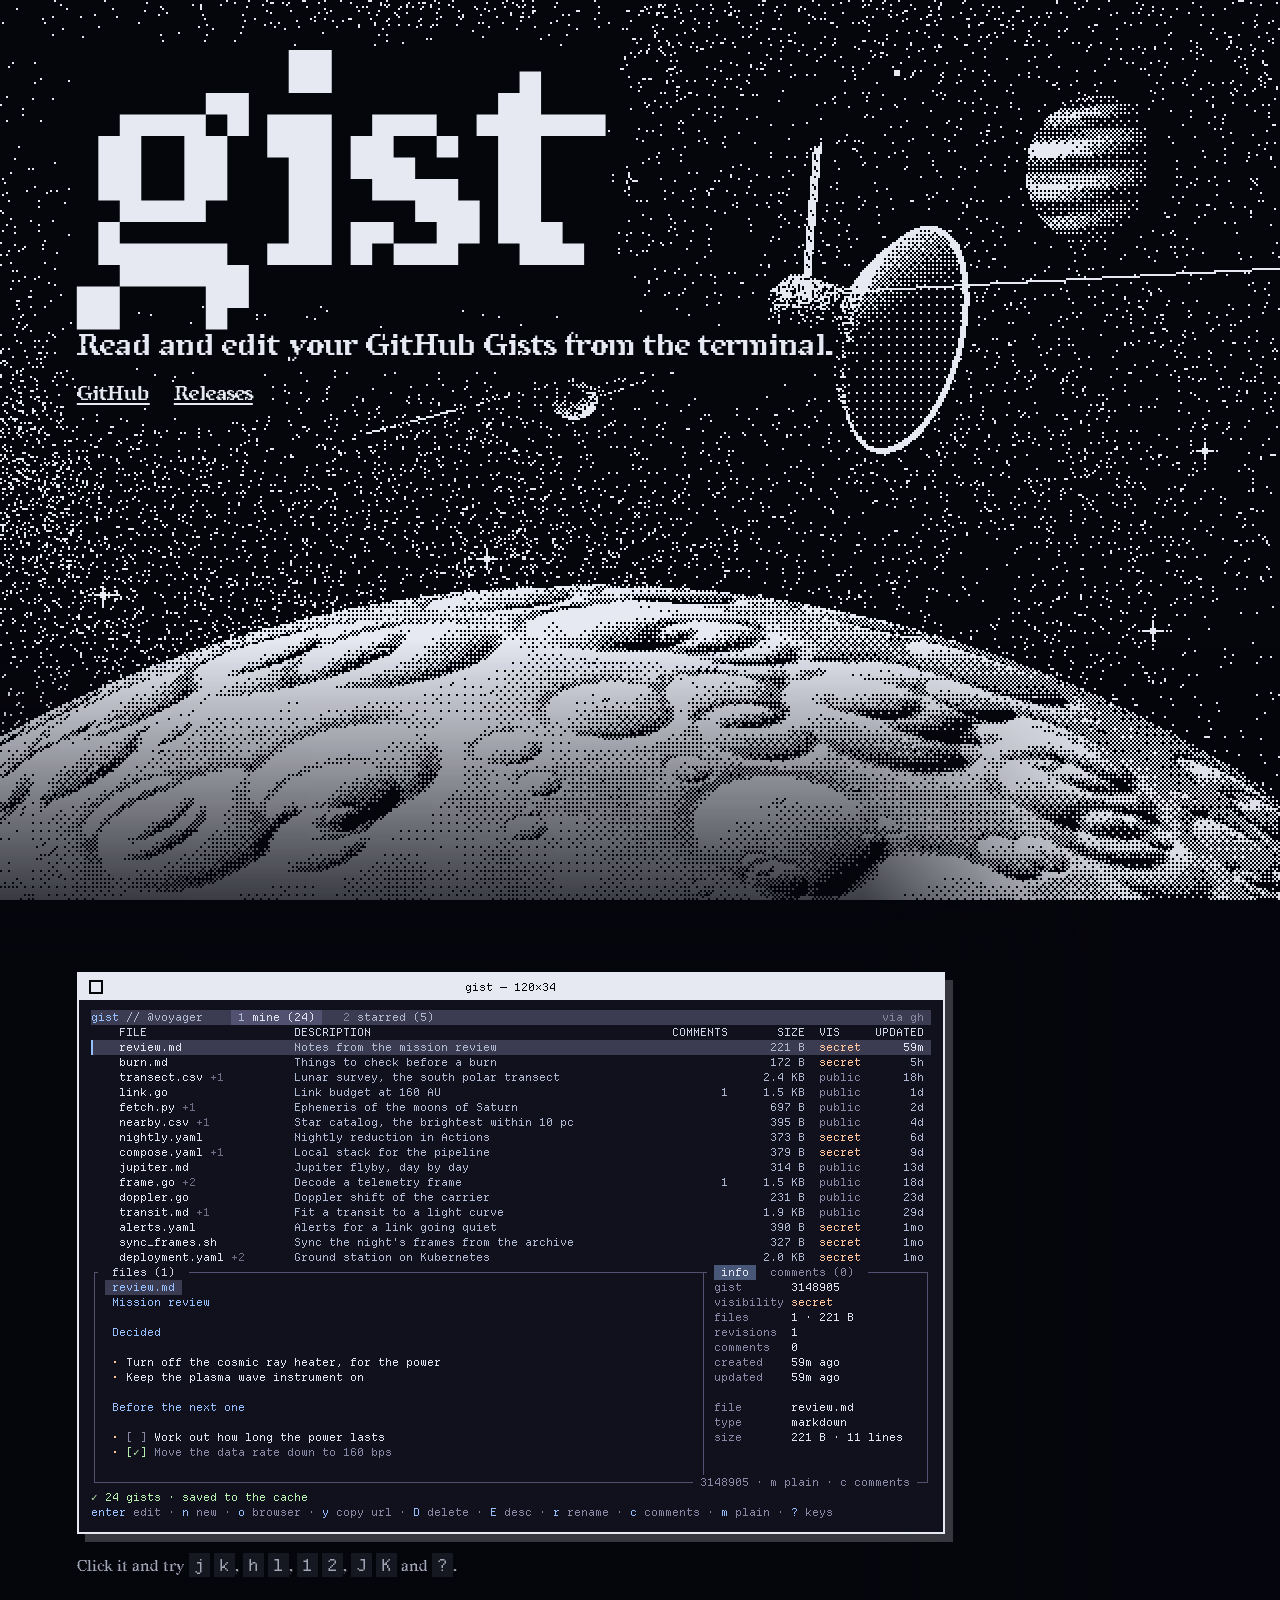
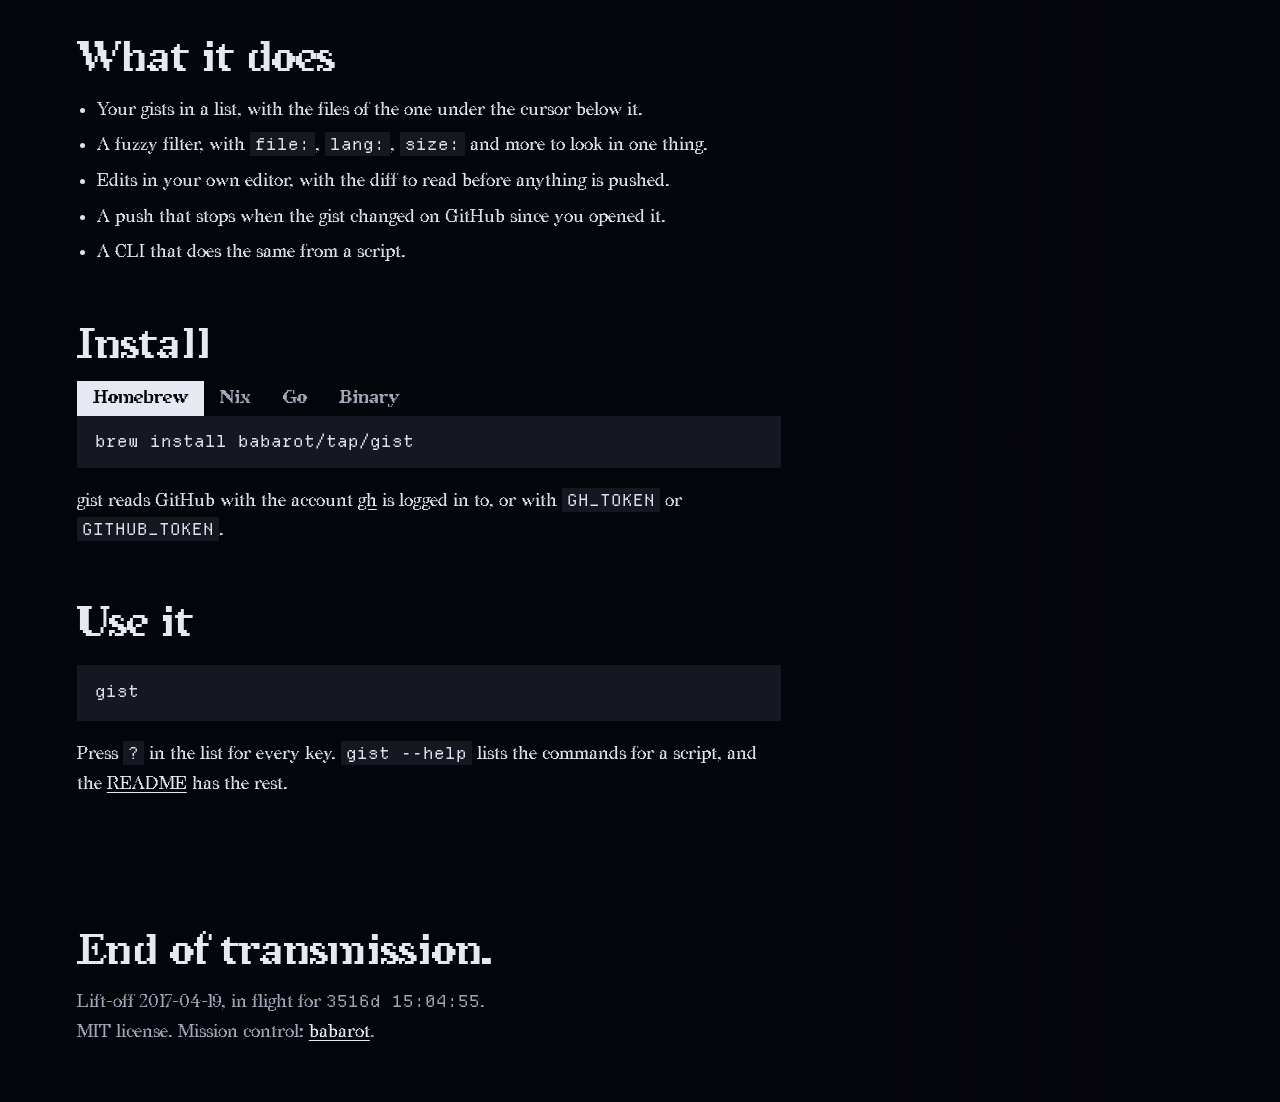
<file: docs/index.html>
<!DOCTYPE html>
<html lang="en">
  <head>
    <meta charset="utf-8">
    <meta name="viewport" content="width=device-width,initial-scale=1">
    <meta name="description" content="Read and edit your GitHub Gists from the terminal.">
    <meta property="og:type" content="website">
    <meta property="og:url" content="https://babarot.me/gist/">
    <meta property="og:title" content="gist">
    <meta property="og:description" content="Read and edit your GitHub Gists from the terminal.">
    <meta property="og:image" content="https://babarot.me/gist/ogimage/dark.png">
    <meta property="og:image:width" content="1200">
    <meta property="og:image:height" content="630">
    <meta property="og:image:alt" content="gist, in large pixel letters, over a dithered moon and a space probe, with the words: Read and edit your GitHub Gists from the terminal.">
    <meta name="twitter:card" content="summary_large_image">
    <link rel="icon" href="favicon/moon/favicon.ico" sizes="48x48">
    <link rel="icon" href="favicon/moon/favicon.svg" type="image/svg+xml">
    <link rel="apple-touch-icon" href="favicon/moon/apple-touch-icon.png">
    <link href="./project.css" rel="stylesheet">
    <title>gist</title>
  </head>
  <body>
    <canvas id="field" aria-hidden="true"></canvas>
    <header>
      <h1>gist</h1>
      <p>Read and edit your GitHub Gists from the terminal.</p>
      <nav>
        <a href="https://github.com/babarot/gist">GitHub</a>
        <a href="https://github.com/babarot/gist/releases">Releases</a>
      </nav>
    </header>

    <main>
      <img class="demo" src="demo.gif" alt="gist with made-up gists: looking through them, filtering them, and editing one">
      <div class="term">
        <div class="window">
          <div class="titlebar" aria-hidden="true">
            <i></i>
            <span>gist &#8212; 120&#215;34</span>
          </div>
          <canvas id="terminal" tabindex="0" role="application" aria-label="gist with made-up gists. Use j, k, h, l, 1, 2 and the question mark."></canvas>
        </div>
        <p class="hint">Click it and try <code>j</code> <code>k</code>, <code>h</code> <code>l</code>, <code>1</code> <code>2</code>, <code>J</code> <code>K</code> and <code>?</code>. <span id="terminal-note" role="status"></span></p>
      </div>

      <section>
        <h2>What it does</h2>
        <ul>
          <li>Your gists in a list, with the files of the one under the cursor below it.</li>
          <li>A fuzzy filter, with <code>file:</code>, <code>lang:</code>, <code>size:</code> and more to look in one thing.</li>
          <li>Edits in your own editor, with the diff to read before anything is pushed.</li>
          <li>A push that stops when the gist changed on GitHub since you opened it.</li>
          <li>A CLI that does the same from a script.</li>
        </ul>
      </section>

      <section>
        <h2>Install</h2>
        <div class="install">
          <input type="radio" name="install" id="with-brew" checked>
          <label for="with-brew">Homebrew</label>
          <input type="radio" name="install" id="with-nix">
          <label for="with-nix">Nix</label>
          <input type="radio" name="install" id="with-go">
          <label for="with-go">Go</label>
          <input type="radio" name="install" id="with-binary">
          <label for="with-binary">Binary</label>
          <pre class="way brew"><code>brew install babarot/tap/gist</code></pre>
          <pre class="way nix"><code>nix profile install github:babarot/nur-packages#gist</code></pre>
          <pre class="way go"><code>go install github.com/babarot/gist/v2@latest</code></pre>
          <p class="way binary">Take one for your machine from the <a href="https://github.com/babarot/gist/releases">releases</a>.</p>
        </div>
        <p>gist reads GitHub with the account <a href="https://cli.github.com/">gh</a> is logged in to, or with <code>GH_TOKEN</code> or <code>GITHUB_TOKEN</code>.</p>
      </section>

      <section>
        <h2>Use it</h2>
<pre><code>gist</code></pre>
        <p>Press <code>?</code> in the list for every key. <code>gist --help</code> lists the commands for a script, and the <a href="https://github.com/babarot/gist#readme">README</a> has the rest.</p>
      </section>
    </main>

    <footer>
      <p class="end">End of transmission.</p>
      <p>Lift-off 2017-04-19, in flight for <span id="elapsed">years</span>.</p>
      <p>MIT license. Mission control: <a href="https://github.com/babarot">babarot</a>.</p>
    </footer>
    <script src="page.js" defer></script>
    <script src="terminal.js" defer></script>
    <script src="space.js" defer></script>
  </body>
</html>
</file>
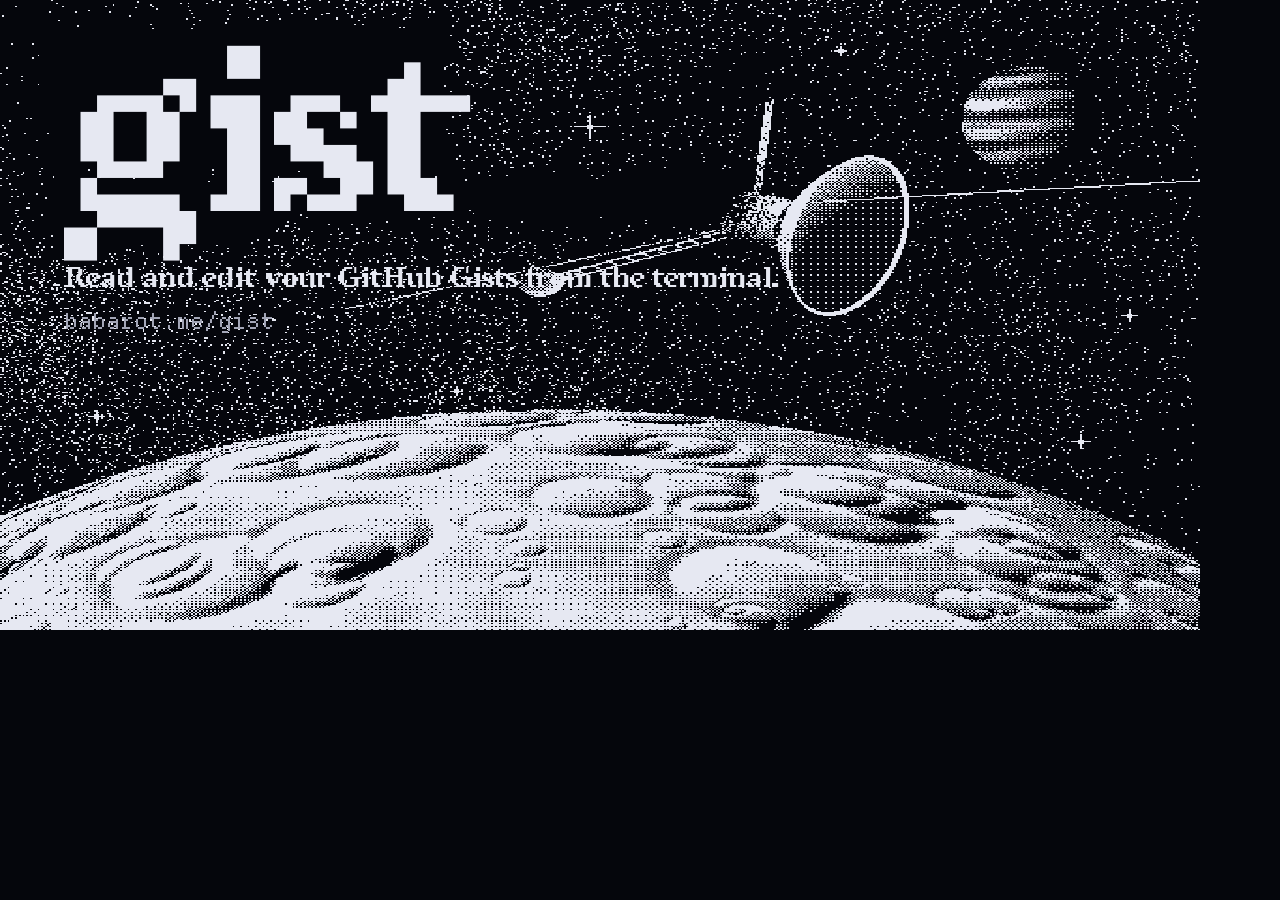
<file: scripts/ogimage/og.html>
<!DOCTYPE html>
<!--
  The share images of the page (og:image), 1200x630: its moon and probe, drawn
  by docs/space.js, under its words. scripts/ogimage.sh takes a screenshot of
  each theme into docs/ogimage/THEME.png. ?v= picks the theme: dark or light.
-->
<html lang="en">
<head>
<meta charset="UTF-8">
<title>gist og:image</title>
<style>
@font-face { font-family: "Redaction 70"; font-weight: 700; src: url(../../docs/fonts/redaction-70-700.woff2); }
@font-face { font-family: "Departure Mono"; src: url(../../docs/fonts/departure-mono-400.woff2); }
:root { --bg: #05060c; --word: #e6e8f2; --dim: #a4a7b8; }
:root[data-theme="light"] { --bg: #eff1f5; --word: #05060c; --dim: #4c4f69; }
html, body { margin: 0; width: 1200px; height: 630px; overflow: hidden; background: var(--bg); }
#field { position: fixed; inset: 0; width: 1200px; height: 630px; }
[data-theme="light"] #field { filter: invert(1); }
header { position: relative; padding: 44px 64px; color: var(--word); }
h1 { margin: 0; font: 700 236px/0.82 "Redaction 70", Georgia, serif; letter-spacing: -0.01em; }
p { width: max-content; margin: 22px 0 10px; font: 700 29px/1.3 "Redaction 70", Georgia, serif; }
nav { width: max-content; color: var(--dim); font: 22px "Departure Mono", ui-monospace, Menlo, monospace; }
</style>
</head>
<body>
<canvas id="field"></canvas>
<header>
  <h1>gist</h1>
  <p>Read and edit your GitHub Gists from the terminal.</p>
  <nav>babarot.me/gist</nav>
</header>
<script>document.documentElement.dataset.theme = new URLSearchParams(location.search).get('v') || 'dark';</script>
<script src="../../docs/space.js"></script>
</body>
</html>
</file>
<file: docs/project.css>
@font-face {
  font-family: "Redaction 70";
  font-weight: 700;
  font-display: swap;
  src: url(fonts/redaction-70-700.woff2) format("woff2");
}

@font-face {
  font-family: "Departure Mono";
  font-weight: 400;
  font-display: swap;
  src: url(fonts/departure-mono-400.woff2) format("woff2");
}

@font-face {
  font-family: "Redaction 50";
  font-weight: 400;
  font-display: swap;
  src: url(fonts/redaction-50-400.woff2) format("woff2");
}

:root {
  --bg: #05060c;
  --surface: #161821;
  --text: #dfe1ec;
  --dim: #a4a7b8;
  --link: #e6e8f2;
  --word: #e6e8f2;
  --sheet: linear-gradient(90deg, rgb(5 6 12 / 0.95) 0, rgb(5 6 12 / 0.92) 54rem, rgb(5 6 12 / 0.08) 70rem);
  --mono: "Departure Mono", ui-monospace, SFMono-Regular, Menlo, Consolas, monospace;
  color-scheme: dark;
}

* {
  box-sizing: border-box;
}

html {
  background: var(--bg);
  scroll-padding-top: 24px;
}

body {
  margin: 0;
  color: var(--text);
  font: 18px/1.65 "Redaction 50", Georgia, serif;
  font-feature-settings: "kern";
}

a {
  color: var(--link);
  text-underline-offset: 3px;
}

a:focus-visible {
  outline: 2px solid var(--link);
  outline-offset: 3px;
}

#field {
  position: fixed;
  inset: 0;
  z-index: 0;
  width: 100%;
  height: 100%;
}

header,
main,
footer {
  position: relative;
  z-index: 1;
}

header {
  display: flex;
  flex-direction: column;
  justify-content: flex-start;
  min-height: 100svh;
  padding: 48px clamp(20px, 6vw, 88px) clamp(40px, 8vh, 80px);
}

h1 {
  margin: 0;
  color: var(--word);
  font: 700 clamp(120px, 24vw, 340px)/0.82 "Redaction 70", Georgia, serif;
  letter-spacing: -0.01em;
}

header p {
  max-width: 28em;
  margin: clamp(20px, 3vh, 32px) 0 16px;
  color: var(--word);
  font: 700 clamp(21px, 2.4vw, 30px)/1.3 "Redaction 70", Georgia, serif;
}

nav {
  display: flex;
  gap: 24px;
  font: 700 20px "Redaction 70", Georgia, serif;
}

main {
  padding: clamp(32px, 6vw, 72px) clamp(20px, 6vw, 88px);
}

/* The sheet behind the text comes in over the moon, with no edge at its top. */
main::before {
  content: "";
  position: absolute;
  inset: -260px 0 0;
  z-index: -1;
  background: var(--sheet);
  mask-image: linear-gradient(180deg, transparent 0, #000 320px);
}

main > :not(.term):not(.demo) {
  max-width: 44rem;
}

.demo {
  display: block;
  width: 100%;
  max-width: 1040px;
  height: auto;
}

/* The terminal takes the place of the recording where a keyboard is likely. */
.term {
  display: none;
  max-width: 1040px;
}

.live .term {
  display: block;
}

.live .demo {
  display: none;
}

/* A window of a terminal app, in the ink and paper of the page. As on an old
   desktop, its title bar has stripes when it is the window that has the keys. */
.window {
  display: inline-block;
  border: 2px solid var(--word);
  background: var(--word);
  box-shadow: 8px 8px 0 rgb(230 232 242 / 0.22);
}

.titlebar {
  position: relative;
  display: flex;
  align-items: center;
  height: 26px;
  padding: 0 10px;
  background: var(--word);
  color: var(--bg);
  font: 11px var(--mono);
}

.window:focus-within .titlebar {
  background: repeating-linear-gradient(180deg, var(--bg) 0 2px, var(--word) 2px 4px) 0 5px / 100% 16px no-repeat var(--word);
}

.titlebar i {
  position: relative;
  width: 14px;
  height: 14px;
  background: var(--word);
  border: 2px solid var(--bg);
  box-shadow: 0 0 0 2px var(--word);
}

.titlebar span {
  position: absolute;
  top: 50%;
  left: 50%;
  padding: 0 10px;
  background: var(--word);
  line-height: 18px;
  transform: translate(-50%, -50%);
}

#terminal {
  display: block;
  border: 10px solid #10111c;
  border-width: 10px 12px 12px;
  background: #10111c;
  box-sizing: content-box;
  outline: 0;
}

.hint {
  margin: 20px 0 0;
  color: var(--dim);
  font-size: 16px;
}

h2 {
  margin: 56px 0 12px;
  color: var(--word);
  font: 700 clamp(30px, 4vw, 42px)/1.1 "Redaction 70", Georgia, serif;
}

ul {
  margin: 0;
  padding-left: 1.1em;
}

li + li {
  margin-top: 6px;
}

code {
  padding: 1px 5px;
  background: var(--surface);
  font: 16.5px var(--mono);
}

pre {
  overflow-x: auto;
  padding: 14px 18px;
  background: var(--surface);
  line-height: 1.55;
}

pre code {
  padding: 0;
  background: none;
  font-size: 16.5px;
}

/* The tabs are radio buttons, so the keyboard works and no script is needed. */
.install {
  display: flex;
  flex-wrap: wrap;
  margin-bottom: 18px;
}

.install input {
  position: absolute;
  opacity: 0;
}

.install label {
  padding: 2px 16px;
  color: var(--dim);
  cursor: pointer;
  font: 700 18px/1.7 "Redaction 70", Georgia, serif;
}

.install input:checked + label {
  background: var(--word);
  color: var(--bg);
}

.install input:focus-visible + label {
  outline: 2px solid var(--link);
  outline-offset: 2px;
}

.install .way {
  display: none;
  flex: 0 0 100%;
  margin: 0;
  padding: 14px 18px;
  background: var(--surface);
  line-height: 24px;
}

.install #with-brew:checked ~ .brew,
.install #with-nix:checked ~ .nix,
.install #with-go:checked ~ .go,
.install #with-binary:checked ~ .binary {
  display: block;
}

footer {
  padding: 40px clamp(20px, 6vw, 88px) 56px;
  background: var(--sheet);
  color: var(--dim);
}

footer p {
  margin: 0;
}

.end {
  margin-bottom: 12px;
  color: var(--word);
  font: 700 clamp(30px, 4vw, 42px)/1.1 "Redaction 70", Georgia, serif;
}

#elapsed {
  font: 16.5px var(--mono);
}
</file>
